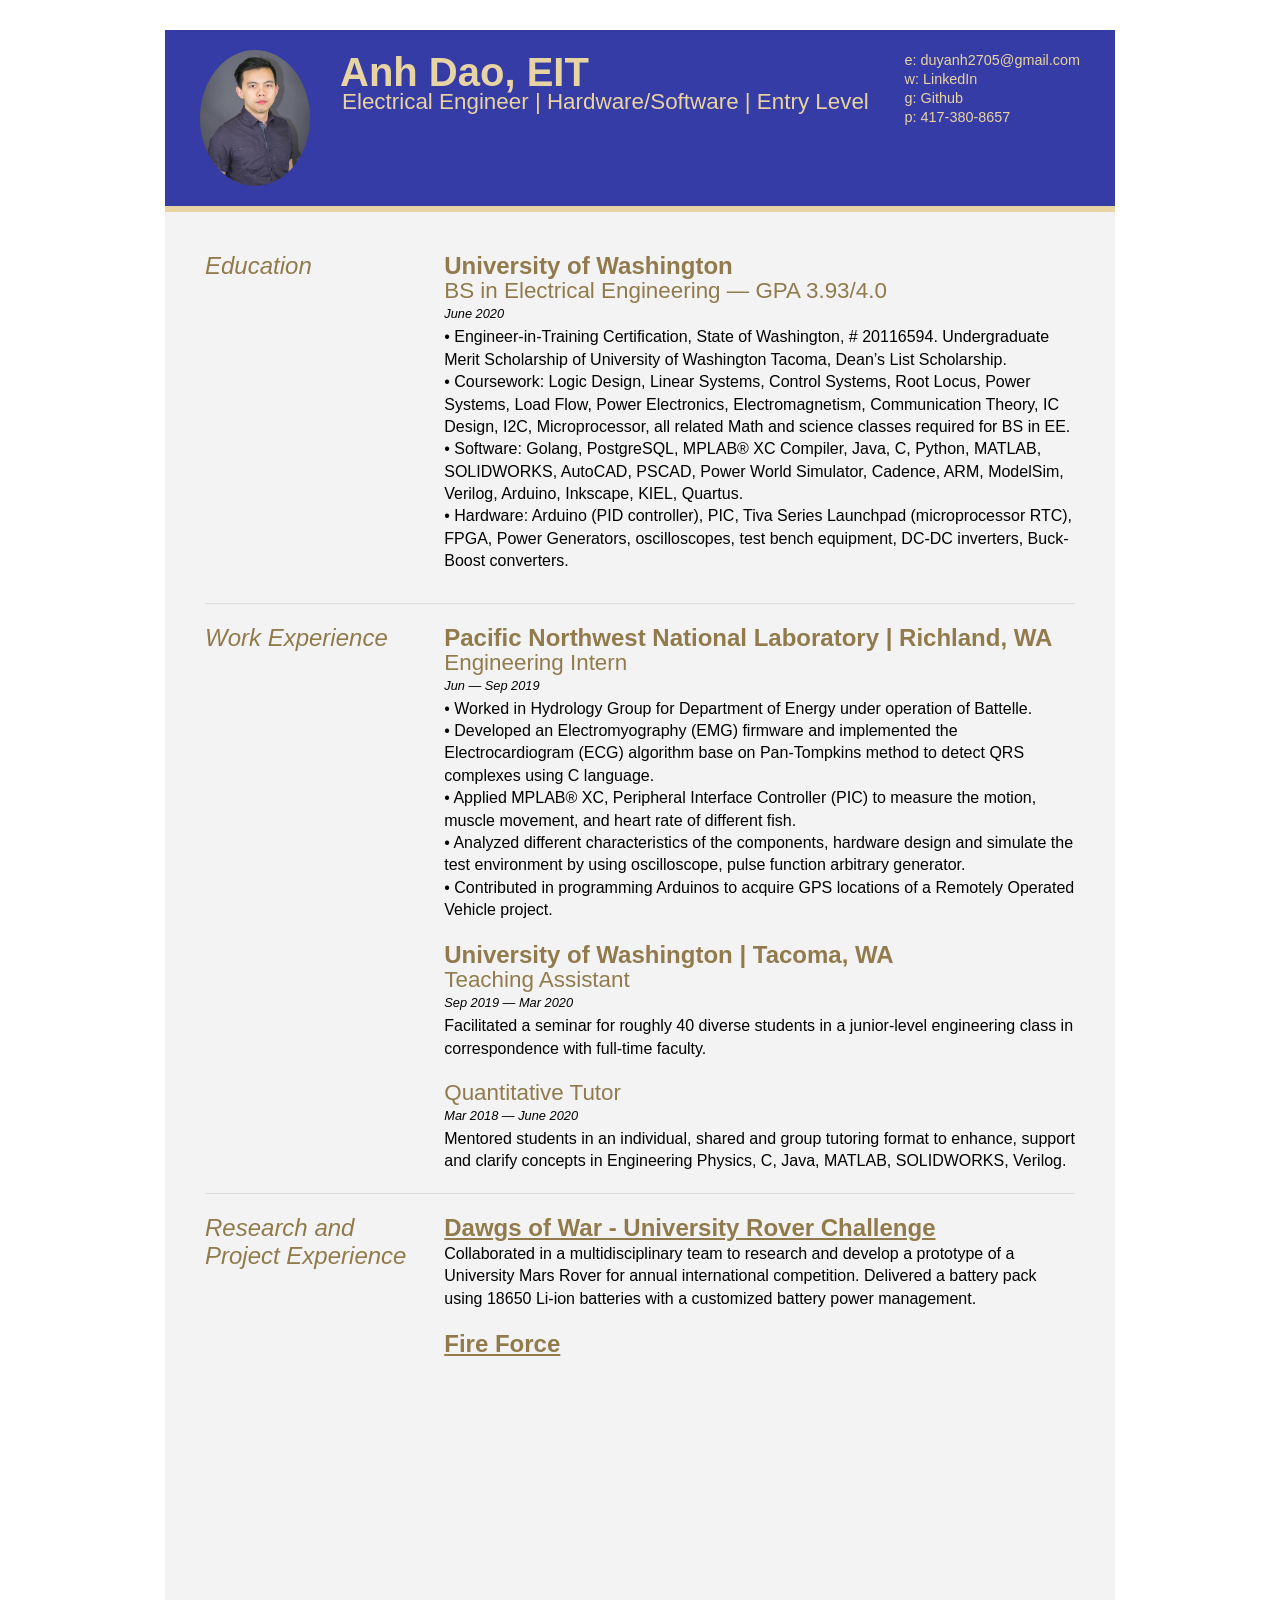
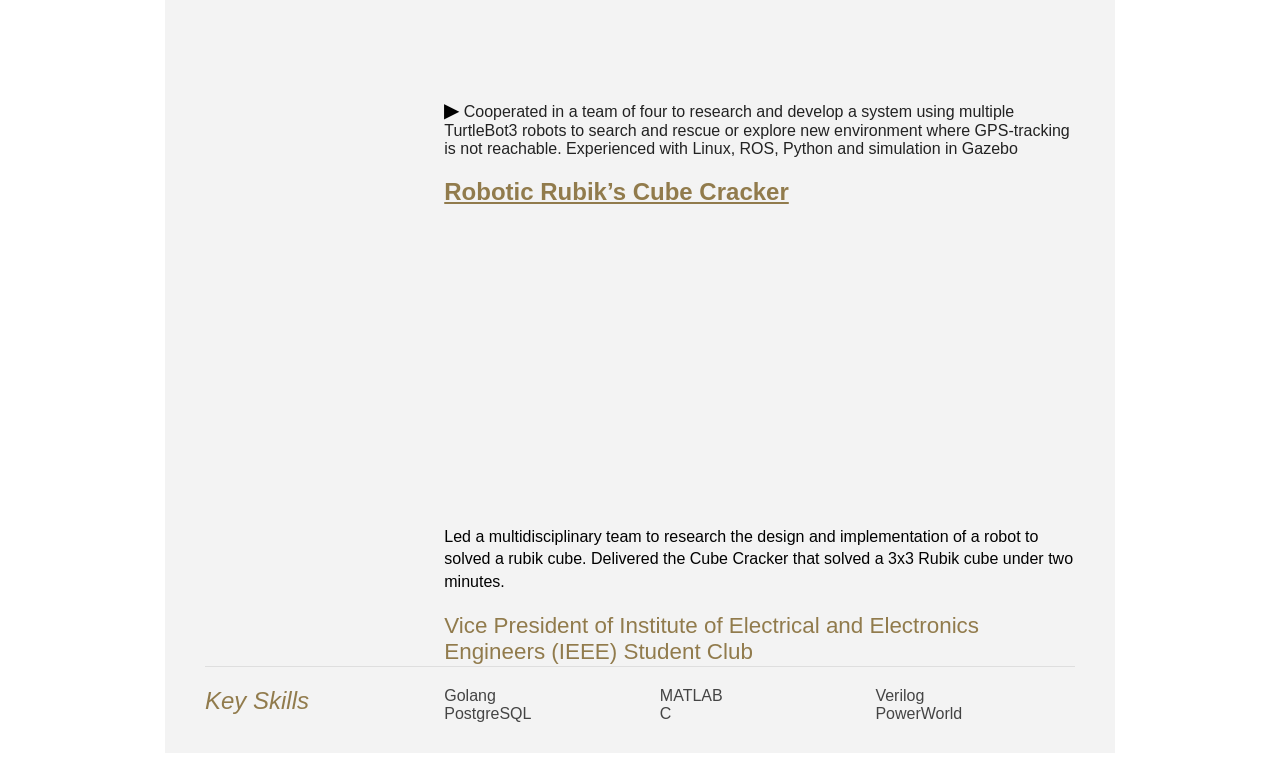
<file: index.html>
<!DOCTYPE html>
<html>
<head>
<title>Anh Dao's Resume</title>

<meta name="viewport" content="width=device-width"/>
<meta name="description" content="The Resume of Anh Dao."/>
<meta charset="UTF-8"> 

<link type="text/css" rel="stylesheet" href="style.css">
<!-- <link rel="stylesheet" href="https://www.w3schools.com/w3css/4/w3.css"> -->
<!-- <link href='http://fonts.googleapis.com/css?family=Rokkitt:400,700|Lato:400,300' rel='stylesheet' type='text/css'> -->
<!-- <script src="https://stackpath.bootstrapcdn.com/bootstrap/4.5.2/js/bootstrap.min.js" integrity="sha384-B4gt1jrGC7Jh4AgTPSdUtOBvfO8shuf57BaghqFfPlYxofvL8/KUEfYiJOMMV+rV" crossorigin="anonymous"></script>
<link rel="stylesheet" href="https://stackpath.bootstrapcdn.com/bootstrap/4.5.2/css/bootstrap.min.css" integrity="sha384-JcKb8q3iqJ61gNV9KGb8thSsNjpSL0n8PARn9HuZOnIxN0hoP+VmmDGMN5t9UJ0Z" crossorigin="anonymous">
<script src="https://stackpath.bootstrapcdn.com/bootstrap/4.5.2/js/bootstrap.bundle.min.js" integrity="sha384-LtrjvnR4Twt/qOuYxE721u19sVFLVSA4hf/rRt6PrZTmiPltdZcI7q7PXQBYTKyf" crossorigin="anonymous"></script> -->


<style>
	ul, #myUL {
	  list-style-type: none;
	}
	
	#myUL {
	  margin: 0;
	  padding: 0;
	}
	
	.caret {
	  cursor: pointer;
	  -webkit-user-select: none; /* Safari 3.1+ */
	  -moz-user-select: none; /* Firefox 2+ */
	  -ms-user-select: none; /* IE 10+ */
	  user-select: none;
	  font-size: 20px;
	  color: #cf8a05;
	}
	
	.caret::before {
	  content: "\25B6";
	  color: black;
	  display: inline-block;
	  margin-right: 0px;
	}
	
	.caret-down::before {
	  -ms-transform: rotate(90deg); /* IE 9 */
	  -webkit-transform: rotate(90deg); /* Safari */
	  transform: rotate(90deg);  
	}
	
	.nested {
	  display: none;
	  color: white;
	}
	
	.active {
	  display: block;
	  color: white;
	}
	</style>

</head>
<body id="top">
<div id="cv">
	<div class="mainDetails">
		<div id="headshot">
			<img src="images/logo.png" alt="Anh Dao" style ="float: left;width: 100%;border-radius: 50%;" />
		</div>
		
		<div id="name">
			<h1>Anh Dao, EIT</h1>
			<h2>Electrical Engineer | Hardware/Software | Entry Level</h2>
		</div>
		
		<div id="contactDetails">
			<ul>
				<li>e: <a href="mailto:duyanh2705@gmail.com" title="Personal email" target="_blank">duyanh2705@gmail.com</a></li>
				<li>w: <a href="https://www.linkedin.com/in/duyanh2705/" title="LinkedIn page" target="_blank" >LinkedIn</a></li>
				<li>g: <a href="https://github.com/adaoEE" title="Github page" target="_blank" >Github</a></li>
				<li>p: <a href="callto:4173808657" title="Mobile phone" target="_blank">417-380-8657</a></li>
			</ul>
		</div>
		<div class="clear"></div>
	</div>
	
	<div id="mainArea">
		<section>
			<article>
				<section>
					<div class="sectionTitle">
						<h1>Education</h1>
					</div>
					
					<div class="sectionContent">
						<article>
						<div id="contactDetails1">					
						<h2>
							<a href="https://www.tacoma.uw.edu/" title="University Website." style="text-decoration:none;color: inherit !important;left:0;bottom:30px" target="_blank">University of Washington</a>
						</h2>
							<h3>
								<a href="https://www.tacoma.uw.edu/set/curriculum-bs-electrical-engineering" title="EE curriculum at UW" style="text-decoration:none;color: inherit !important;left:0;bottom:30px" target="_blank">BS in Electrical Engineering — GPA 3.93/4.0</a>
							</h3>
						</div>
							<p class="subDetails">June 2020</p>
							<p> • Engineer-in-Training Certification, State of Washington, # 20116594. Undergraduate Merit Scholarship of University of Washington Tacoma, Dean’s List Scholarship.
							<br> <b>• Coursework:</b> Logic Design, Linear Systems, Control Systems, Root Locus, Power Systems, Load Flow, Power Electronics, Electromagnetism, Communication Theory, IC Design, I2C, Microprocessor, all related Math and science classes required for BS in EE.
							</br> <b>• Software:</b> Golang, PostgreSQL, MPLAB® XC Compiler, Java, C, Python, MATLAB, SOLIDWORKS, AutoCAD, PSCAD, Power World Simulator, Cadence, ARM, ModelSim, Verilog, Arduino, Inkscape, KIEL, Quartus.	
							<br> • <b>Hardware: </b>Arduino (PID controller), PIC, Tiva Series Launchpad (microprocessor RTC), FPGA, Power Generators, oscilloscopes, test bench equipment, DC-DC inverters, Buck-Boost converters.
						</p>
						</article>
						
					</div>
					<div class="clear"></div>
				</section>
				
			</article>
			<div class="clear"></div>
		</section>
		
		
		<section>
			<div class="sectionTitle">
				<h1>Work Experience</h1>
			</div>
			
			<div class="sectionContent">
				<article>
				<div id="contactDetails1">
					<h2>
						<a href="https://www.pnnl.gov/" title="PNNL website" style="text-decoration:none;color: inherit !important;left:0;bottom:30px" target="_blank">Pacific Northwest National Laboratory | Richland, WA</a>
					</h2>
					<h3>
						<a href="https://www.pnnl.gov/news/release.aspx?id=4537" title="One of the projects I engaged in  " style="text-decoration:none;color: inherit !important;left:0;bottom:30px" target="_blank">Engineering Intern</a>
					</h3>
				</div>
					<p class="subDetails">Jun — Sep 2019</p>
					<p>     • Worked in Hydrology Group for Department of Energy under operation of Battelle.
					<br>	• Developed an Electromyography (EMG) firmware and implemented the Electrocardiogram (ECG) algorithm base on Pan-Tompkins method to detect QRS complexes using C language.
					</br>	• Applied MPLAB® XC, Peripheral Interface Controller (PIC) to measure the motion, muscle movement, and heart rate of different fish.
					<br>	• Analyzed different characteristics of the components, hardware design and simulate the test environment by using oscilloscope, pulse function arbitrary generator.
					</br>	• Contributed in programming Arduinos to acquire GPS locations of a Remotely Operated Vehicle project.</p>
				</article>
				
				<article>
					<div id="contactDetails1">	
					<h2> 
						<a href="https://www.tacoma.uw.edu" title="Employer website" style="text-decoration:none;color: inherit !important;left:0;bottom:30px" target="_blank">University of Washington | Tacoma, WA</a>
				
					</h2>
					<h3>
						<a href="https://www.tacoma.uw.edu/set/student-hiring-resource-page" title="Detailed job description" style="text-decoration:none;color: inherit !important;left:0;bottom:30px" target="_blank">Teaching Assistant</a>
					</h3>
					</div>
					<p class="subDetails">Sep 2019 — Mar 2020</p>
					<p>Facilitated a seminar for roughly 40 diverse students in a junior-level engineering class in correspondence with full-time faculty.
					</p>
				</article>
					<div id="contactDetails1">
					<h3>
						<a href="https://www.tacoma.uw.edu/tlc/jobs" title="Detailed job description" style="text-decoration:none;color: inherit !important;left:0;bottom:30px" target="_blank">Quantitative Tutor</a>
					</h3>
					</div>
					<p class="subDetails">Mar 2018 — June 2020</p>
					<p>Mentored students in an individual, shared and group tutoring format to enhance, support and	clarify concepts in Engineering Physics, C, Java, MATLAB, SOLIDWORKS, Verilog.
					</p>
			</div>
			<div class="clear"></div>
		</section>


		<section>
			<div class="sectionTitle">
				<h1>Research and Project Experience</h1>
			</div>
			<!-- span style="text-decoration:none;color: inherit !important;" target="_blank">Dawgs of War - University Rover Challenge</a></h2> -->
					
			<div class="sectionContent">
				<article>
					<div id="contactDetails1">
						<h2><a href="https://www.tacoma.uw.edu/news/article/mars-their-eyes" title="University news article" span style="color: inherit !important;" target="_blank">Dawgs of War - University Rover Challenge</a></h2>
					</div>				
					<p>Collaborated in a multidisciplinary team to research and develop a prototype of a University Mars Rover for annual international competition.
					Delivered a battery pack using 18650 Li-ion batteries with a customized battery power management.
					</p>
				
				</article>
				
				<article>
					<div id="contactDetails1">
						<h2><a href="https://docs.google.com/presentation/d/1jIIjMkDfqsUrS4MLMg62BctlLuq7GKBVAMFgsENbkq8/edit" title="Project Summary" span style="color: inherit !important;" target="_blank">Fire Force</a></h2>
					</div>
					<iframe width="560" height="315" src="https://www.youtube.com/embed/JRQ8NHc9rZ4" frameborder="0" allow="accelerometer; autoplay; encrypted-media; gyroscope; picture-in-picture" allowfullscreen></iframe>
				
					<ul id="myUL">
						<p><li><span class="caret"></span> Cooperated in a team of four to research and develop a system using multiple TurtleBot3 robots to search and rescue or explore new environment where GPS-tracking is not reachable. Experienced with Linux, ROS, Python and simulation in Gazebo
						</p>
					   
					<ul class="nested">
						<iframe src="https://docs.google.com/presentation/d/e/2PACX-1vQwv4J0_6J8augPzRM2Z4pcNT9G3tr-ExkfFGP3NES5_f90LW01sVagHIuc9oG0RdMW3HDnfprau-t1/embed?start=false&loop=false&delayms=3000" frameborder="0" width="720" height="495" allowfullscreen="true" mozallowfullscreen="true" webkitallowfullscreen="true"></iframe>
					
					</ul> 
				</article>

				<article>
					<div id="contactDetails1">
						<h2><a href="http://thetacomaledger.com/2019/05/20/rso-collaboration-creates-rubiks-cube-solving-robot/" title="The Tacoma Ledger news article" span style="color: inherit !important;" target="_blank">Robotic Rubik’s Cube Cracker</a></h2>
					</div>
					<iframe width="560" height="315" src="https://www.youtube.com/embed/xN2pB57rSDE" frameborder="0" allow="accelerometer; autoplay; encrypted-media; gyroscope; picture-in-picture" allowfullscreen></iframe>
					<p>Led a multidisciplinary team to research the design and implementation of a robot to solved a rubik cube. Delivered the Cube Cracker that solved a 3x3 Rubik cube under two minutes.
					</p>
	
				</article>
				<div id="contactDetails1">
				<h3>
					<a href="https://uw-tacoma.presence.io/organization/ieee-student-branch" title="Student club webpage" span style="text-decoration:none;color: inherit !important;left:0;bottom:30px" target="_blank">Vice President of Institute of Electrical and Electronics Engineers (IEEE) Student Club</a>
					
				</h3>
				</div>
			</div>
			<div class="clear"></div>
		</section>
		


		<script>
			var toggler = document.getElementsByClassName("caret");
			var i;
			
			for (i = 0; i < toggler.length; i++) {
			  toggler[i].addEventListener("click", function() {
				this.parentElement.querySelector(".nested").classList.toggle("active");
				this.classList.toggle("caret-down");
			  });
			}
			</script>


		<section>
			<div class="sectionTitle">
				<h1>Key Skills</h1>
			</div>
			
			<div class="sectionContent">
				<ul class="keySkills">
					<li>Golang</li>
					<li>PostgreSQL</li>
					<li>MATLAB</li>
					<li>C</li>
					<li>Verilog</li>
					<li>PowerWorld</li>
					
					
				</ul>
			</div>
			<div class="clear"></div>
		</section>
		
		

		
	</div>
</div>
<script type="text/javascript">
var gaJsHost = (("https:" == document.location.protocol) ? "https://ssl." : "http://www.");
document.write(unescape("%3Cscript src='" + gaJsHost + "google-analytics.com/ga.js' type='text/javascript'%3E%3C/script%3E"));
</script>
<script type="text/javascript">
var pageTracker = _gat._getTracker("UA-3753241-1");
pageTracker._initData();
pageTracker._trackPageview();
</script>
</body>
</html>
</file>
<file: style.css>
html,body,div,span,object,iframe,h1,h2,h3,h4,h5,h6,p,blockquote,pre,abbr,address,cite,code,del,dfn,em,img,ins,kbd,q,samp,small,strong,sub,sup,var,b,i,dl,dt,dd,ol,ul,li,fieldset,form,label,legend,table,caption,tbody,tfoot,thead,tr,th,td,article,aside,canvas,details,figcaption,figure,footer,header,hgroup,menu,nav,section,summary,time,mark,audio,video {
border:0;
font:inherit;
font-size:100%;
margin:0;
padding:0;
vertical-align:baseline;
}

article,aside,details,figcaption,figure,footer,header,hgroup,menu,nav,section {
display:block;
}

html, body {background: #ffffff; font-family: 'Lato', helvetica, arial, sans-serif; font-size: 16px; color: #222;}

.clear {clear: both;}

p {
	font-size: 1em;
	line-height: 1.4em;
	margin-bottom: 20px;
	color:black;
}

#cv {
	width: 90%;
	max-width: 950px;
	background: #f3f3f3;
	margin: 30px auto;
}

.mainDetails {
	padding: 20px 35px;
	border-bottom: 6px solid rgb(232,211,162);
	background: rgb(54,60,166);
}

#name h1 {
	font-size: 2.5em;
	font-weight: 700;
	font-family: 'Rokkitt', Helvetica, Arial, sans-serif;
	margin-bottom: -6px;
	color: rgb(232,211,162);
}

#name h2 {
	font-size: 1.4em;
	margin-left: 2px;
	font-family: 'Rokkitt', Helvetica, Arial, sans-serif;
	color: rgb(232,211,162);
}

#mainArea {
	padding: 0 40px;
}

#headshot {
	width: 12.5%;
	float: left;
	margin-right: 30px;
}

#headshot img {
	width: 100%;
	height: auto;
	-webkit-border-radius: 50px;
	border-radius: 50px;
}

#name {
	float: left;
}

#contactDetails {
	float: right;
}

#contactDetails ul {
	list-style-type: none;
	font-size: 0.9em;
	margin-top: 2px;
	color: rgb(232,211,162);
}

#contactDetails ul li {
	margin-bottom: 3px;
	color: rgb(232,211,162);
}

#contactDetails ul li a, a[href^=tel] {
	text-decoration: none;
	-webkit-transition: all .3s ease-in;
	-moz-transition: all .3s ease-in;
	-o-transition: all .3s ease-in;
	-ms-transition: all .3s ease-in;
	transition: all .3s ease-in;
	color: rgb(232,211,162);
}

#contactDetails ul li a:hover { 
	color: #cf8a05;
}




#contactDetails1{
	text-decoration:none !important;
	text-decoration:none !important;
	list-style-type: none !important;
	margin-bottom: 3px;
	/* font-weight: bold; */
	color: rgb(145,123,76);
}

#contactDetails1, [href^=tel] {
	text-decoration: none !important;
	-webkit-transition: all .3s ease-in;
	-moz-transition: all .3s ease-in;
	-o-transition: all .3s ease-in;
	-ms-transition: all .3s ease-in;
	transition: all .3s ease-in;
	color: rgb(145,123,76);
}

#contactDetails1 :hover { 
	color: #cf8a05;
}


section {
	border-top: 1px solid #dedede;
	padding: 20px 0 0;
}

section:first-child {
	border-top: 0;
}

section:last-child {
	padding: 20px 0 10px;
}

.sectionTitle {
	float: left;
	width: 25%;
}

.sectionContent {
	float: right;
	width: 72.5%;
}

.sectionTitle h1 {
	font-family: 'Rokkitt', Helvetica, Arial, sans-serif;
	font-style: italic;
	font-size: 1.5em;
	color: rgb(145,123,76);
}

.sectionContent h2 {
	font-family: 'Rokkitt', Helvetica, Arial, sans-serif;
	font-size: 1.5em;
	font-weight: bold;
	margin-bottom: -2px;
}

.sectionContent h3 {
	font-family: 'Rokkitt', Helvetica, Arial, sans-serif;
	font-size: 1.4em;
	margin-bottom: -2px;
}

.subDetails {
	font-size: 0.8em;
	font-style: italic;
	margin-bottom: 3px;
}

.keySkills {
	list-style-type: none;
	-moz-column-count:3;
	-webkit-column-count:3;
	column-count:3;
	margin-bottom: 20px;
	font-size: 1em;
	color: #444;
}

.keySkills ul li {
	margin-bottom: 3px;
}

@media all and (min-width: 602px) and (max-width: 800px) {
	#headshot {
		display: none;
	}
	
	.keySkills {
	-moz-column-count:2;
	-webkit-column-count:2;
	column-count:2;
	}
}

@media all and (max-width: 601px) {
	#cv {
		width: 95%;
		margin: 10px auto;
		min-width: 280px;
	}
	
	#headshot {
		display: none;
	}
	
	#name, #contactDetails {
		float: none;
		width: 100%;
		text-align: center;
	}
	
	.sectionTitle, .sectionContent {
		float: none;
		width: 100%;
	}
	
	.sectionTitle {
		margin-left: -2px;
		font-size: 1.25em;
	}
	
	.keySkills {
		-moz-column-count:2;
		-webkit-column-count:2;
		column-count:2;
	}
}

@media all and (max-width: 480px) {
	.mainDetails {
		padding: 15px 15px;
	}
	
	section {
		padding: 15px 0 0;
	}
	
	#mainArea {
		padding: 0 25px;
	}

	
	.keySkills {
	-moz-column-count:1;
	-webkit-column-count:1;
	column-count:1;
	}
	
	#name h1 {
		line-height: .8em;
		margin-bottom: 4px;
	}
}

@media print {
    #cv {
        width: 100%;
    }
}

@-webkit-keyframes reset {
	0% {
		opacity: 0;
	}
	100% {
		opacity: 0;
	}
}

@-webkit-keyframes fade-in {
	0% {
		opacity: 0;
	}
	40% {
		opacity: 0;
	}
	100% {
		opacity: 1;
	}
}

@-moz-keyframes reset {
	0% {
		opacity: 0;
	}
	100% {
		opacity: 0;
	}
}

@-moz-keyframes fade-in {
	0% {
		opacity: 0;
	}
	40% {
		opacity: 0;
	}
	100% {
		opacity: 1;
	}
}

@keyframes reset {
	0% {
		opacity: 0;
	}
	100% {
		opacity: 0;
	}
}

@keyframes fade-in {
	0% {
		opacity: 0;
	}
	40% {
		opacity: 0;
	}
	100% {
		opacity: 1;
	}
}

.instaFade {
    -webkit-animation-name: reset, fade-in;
    -webkit-animation-duration: 1.5s;
    -webkit-animation-timing-function: ease-in;
	
	-moz-animation-name: reset, fade-in;
    -moz-animation-duration: 1.5s;
    -moz-animation-timing-function: ease-in;
	
	animation-name: reset, fade-in;
    animation-duration: 1.5s;
    animation-timing-function: ease-in;
}

.quickFade {
    -webkit-animation-name: reset, fade-in;
    -webkit-animation-duration: 2.5s;
    -webkit-animation-timing-function: ease-in;
	
	-moz-animation-name: reset, fade-in;
    -moz-animation-duration: 2.5s;
    -moz-animation-timing-function: ease-in;
	
	animation-name: reset, fade-in;
    animation-duration: 2.5s;
    animation-timing-function: ease-in;
}
 
.delayOne {
	-webkit-animation-delay: 0, .5s;
	-moz-animation-delay: 0, .5s;
	animation-delay: 0, .5s;
}

.delayTwo {
	-webkit-animation-delay: 0, 1s;
	-moz-animation-delay: 0, 1s;
	animation-delay: 0, 1s;
}

.delayThree {
	-webkit-animation-delay: 0, 1.5s;
	-moz-animation-delay: 0, 1.5s;
	animation-delay: 0, 1.5s;
}

.delayFour {
	-webkit-animation-delay: 0, 2s;
	-moz-animation-delay: 0, 2s;
	animation-delay: 0, 2s;
}

.delayFive {
	-webkit-animation-delay: 0, 2.5s;
	-moz-animation-delay: 0, 2.5s;
	animation-delay: 0, 2.5s;
}
</file>
